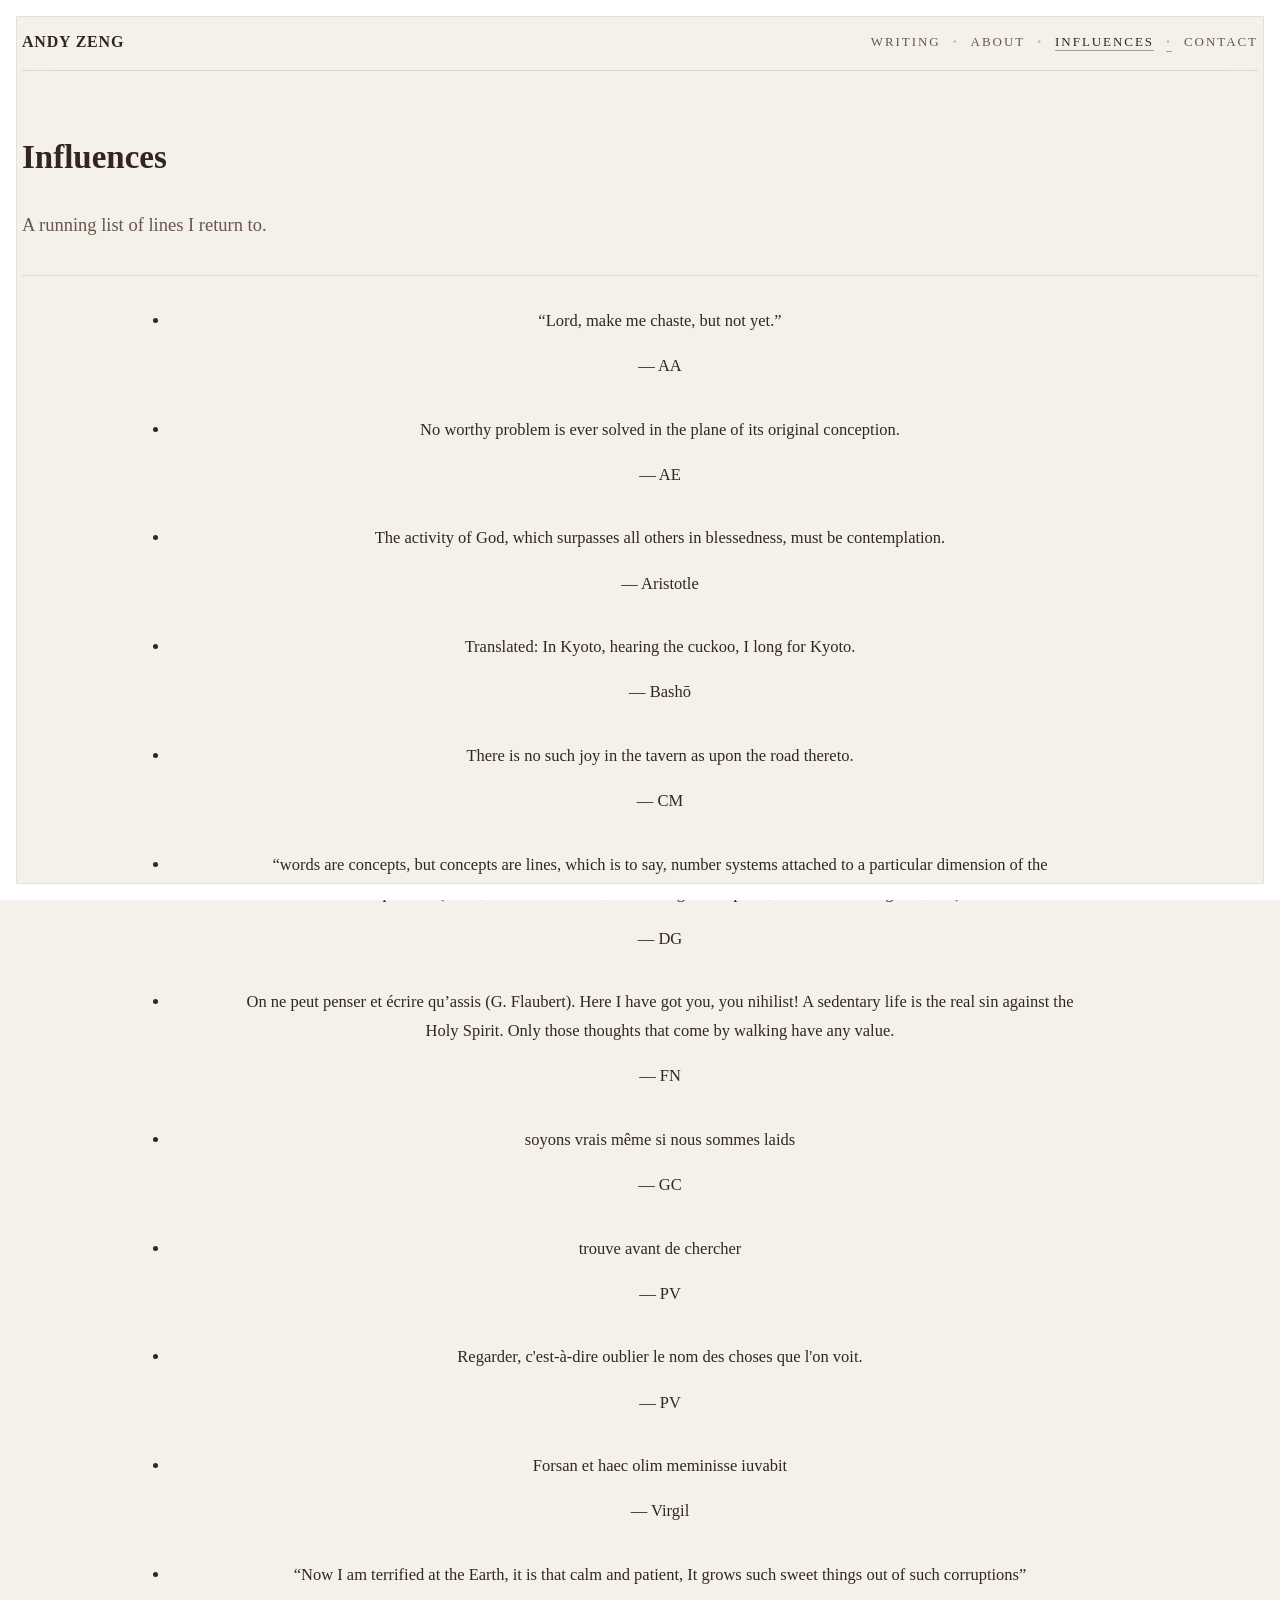
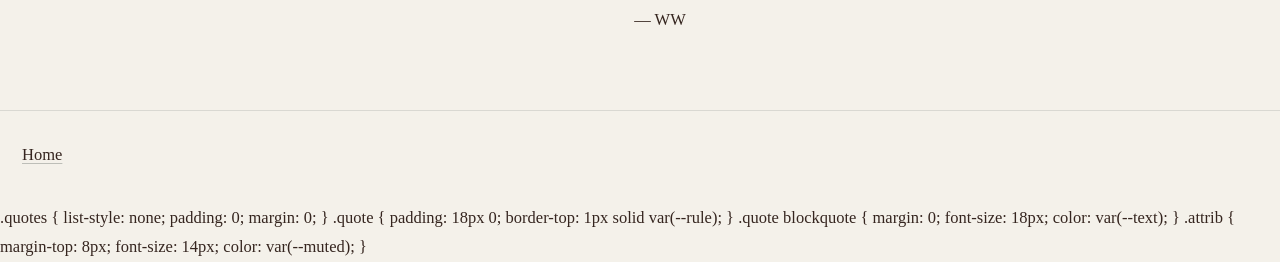
<file: Influences.html>
<!doctype html>
<html lang="en">
<head>
  <meta charset="utf-8" />
  <meta name="viewport" content="width=device-width,initial-scale=1" />
  <title>Influences — Andy Zeng</title>
  <link rel="stylesheet" href="/style.css" />
</head>
<body>
  <header class="wrap">
    <nav class="nav">
      <a class="brand" href="/">Andy Zeng</a>
      <div class="links">
        <a href="/writing.html">Writing</a>
        <a href="/about.html">About</a>
        <a class="active" href="/influences.html">Influences</a>
        <a href="mailto:youremail@example.com">Contact</a>
      </div>
    </nav>
  </header>

  <main class="wrap">
    <h1>Influences</h1>
    <p class="lede">A running list of lines I return to.</p>

    <section class="section">
      <ul class="quotes">
        <!-- Alphabetical by author tag (as provided) -->

        <li class="quote">
          <blockquote>“Lord, make me chaste, but not yet.”</blockquote>
          <div class="attrib">— AA</div>
        </li>

        <li class="quote">
          <blockquote>No worthy problem is ever solved in the plane of its original conception.</blockquote>
          <div class="attrib">— AE</div>
        </li>

        <li class="quote">
          <blockquote>The activity of God, which surpasses all others in blessedness, must be contemplation.</blockquote>
          <div class="attrib">— Aristotle</div>
        </li>

        <li class="quote">
          <blockquote>Translated: In Kyoto, hearing the cuckoo, I long for Kyoto.</blockquote>
          <div class="attrib">— Bashō</div>
        </li>

        <li class="quote">
          <blockquote>There is no such joy in the tavern as upon the road thereto.</blockquote>
          <div class="attrib">— CM</div>
        </li>

        <li class="quote">
          <blockquote>
            “words are concepts, but concepts are lines, which is to say, number systems attached to a particular dimension of the multiplicities (strata, molecular chains, lines of flight or rupture, circles of convergence, etc.).”
          </blockquote>
          <div class="attrib">— DG</div>
        </li>

        <li class="quote">
          <blockquote>
            On ne peut penser et écrire qu’assis (G. Flaubert). Here I have got you, you nihilist! A sedentary life is the real sin against the Holy Spirit. Only those thoughts that come by walking have any value.
          </blockquote>
          <div class="attrib">— FN</div>
        </li>

        <li class="quote">
          <blockquote>soyons vrais même si nous sommes laids</blockquote>
          <div class="attrib">— GC</div>
        </li>

        <li class="quote">
          <blockquote>trouve avant de chercher</blockquote>
          <div class="attrib">— PV</div>
        </li>

        <li class="quote">
          <blockquote>Regarder, c'est-à-dire oublier le nom des choses que l'on voit.</blockquote>
          <div class="attrib">— PV</div>
        </li>

        <li class="quote">
          <blockquote>Forsan et haec olim meminisse iuvabit</blockquote>
          <div class="attrib">— Virgil</div>
        </li>

        <li class="quote">
          <blockquote>“Now I am terrified at the Earth, it is that calm and patient, It grows such sweet things out of such corruptions”</blockquote>
          <div class="attrib">— WW</div>
        </li>
      </ul>
    </section>
  </main>

  <footer class="wrap footer">
    <p class="small"><a href="/">Home</a></p>
  </footer>
</body>
</html>


.quotes { list-style: none; padding: 0; margin: 0; }
.quote { padding: 18px 0; border-top: 1px solid var(--rule); }
.quote blockquote { margin: 0; font-size: 18px; color: var(--text); }
.attrib { margin-top: 8px; font-size: 14px; color: var(--muted); }
</file>
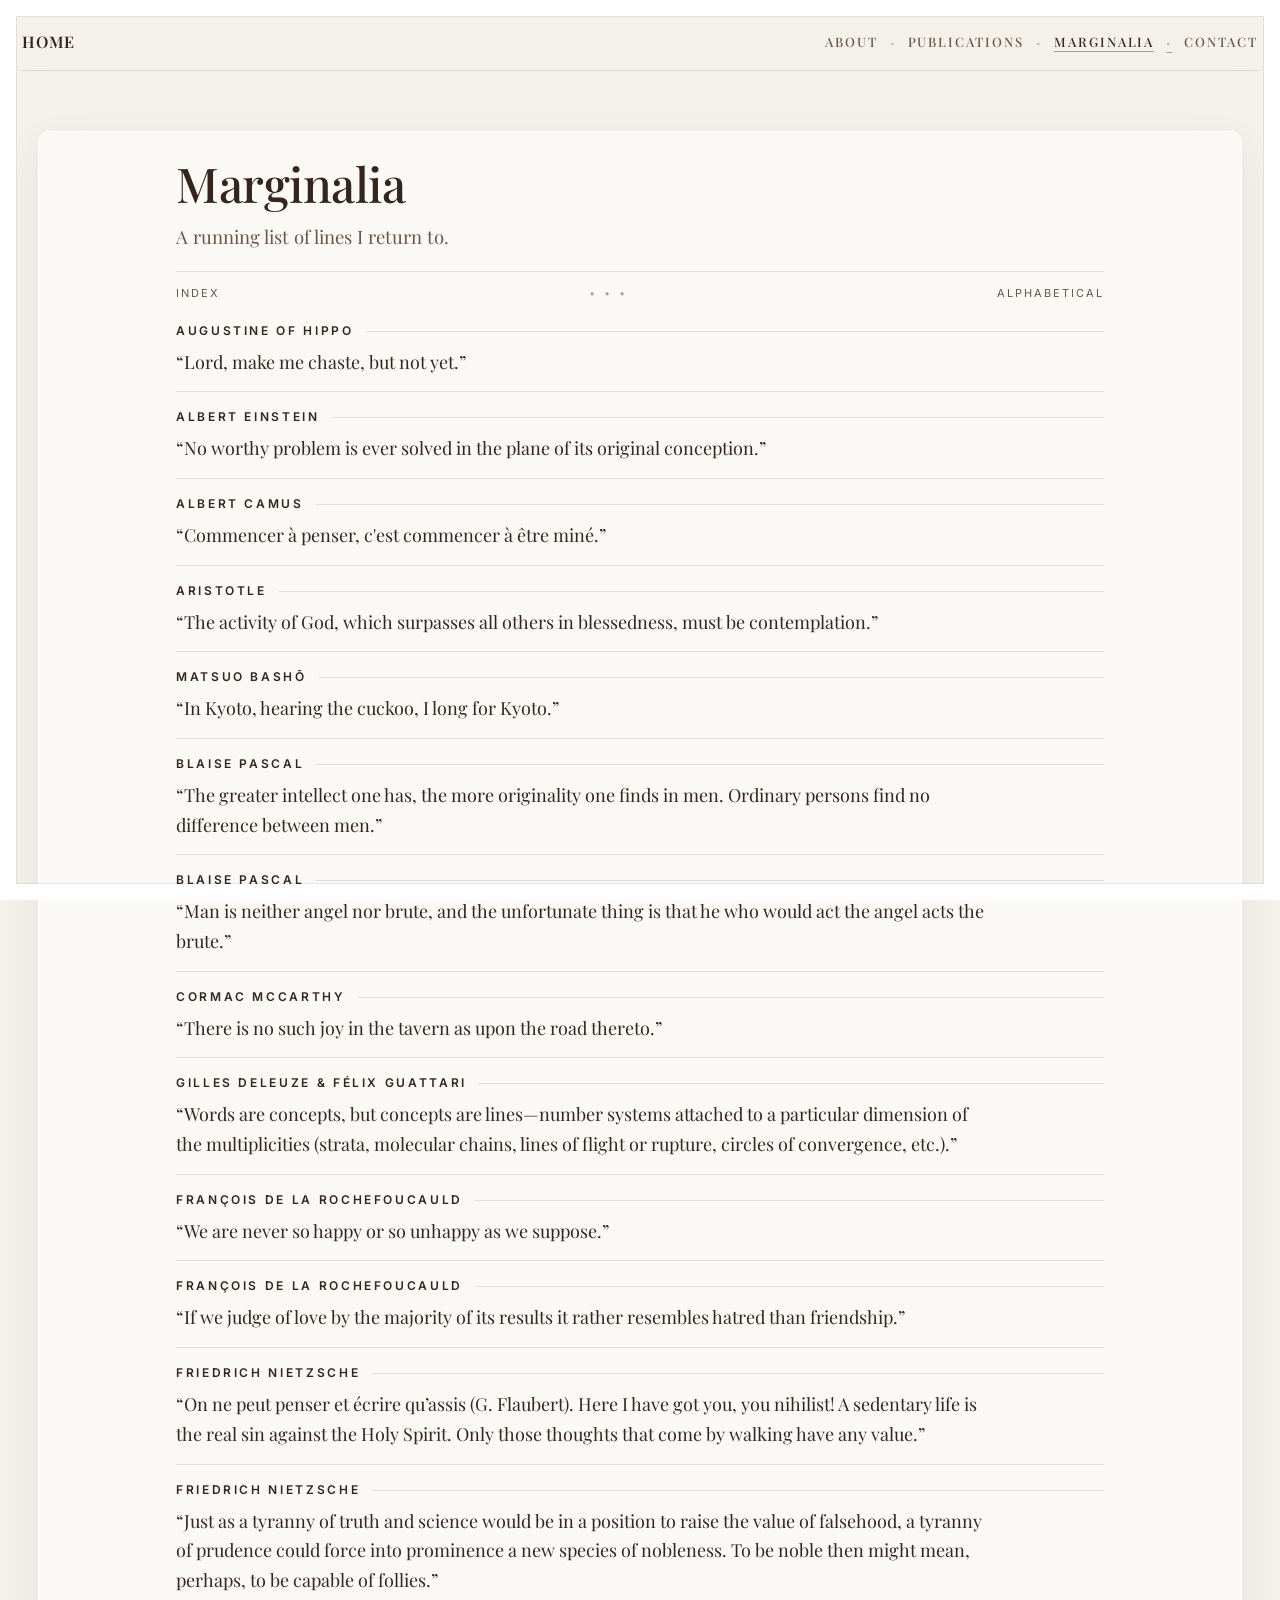
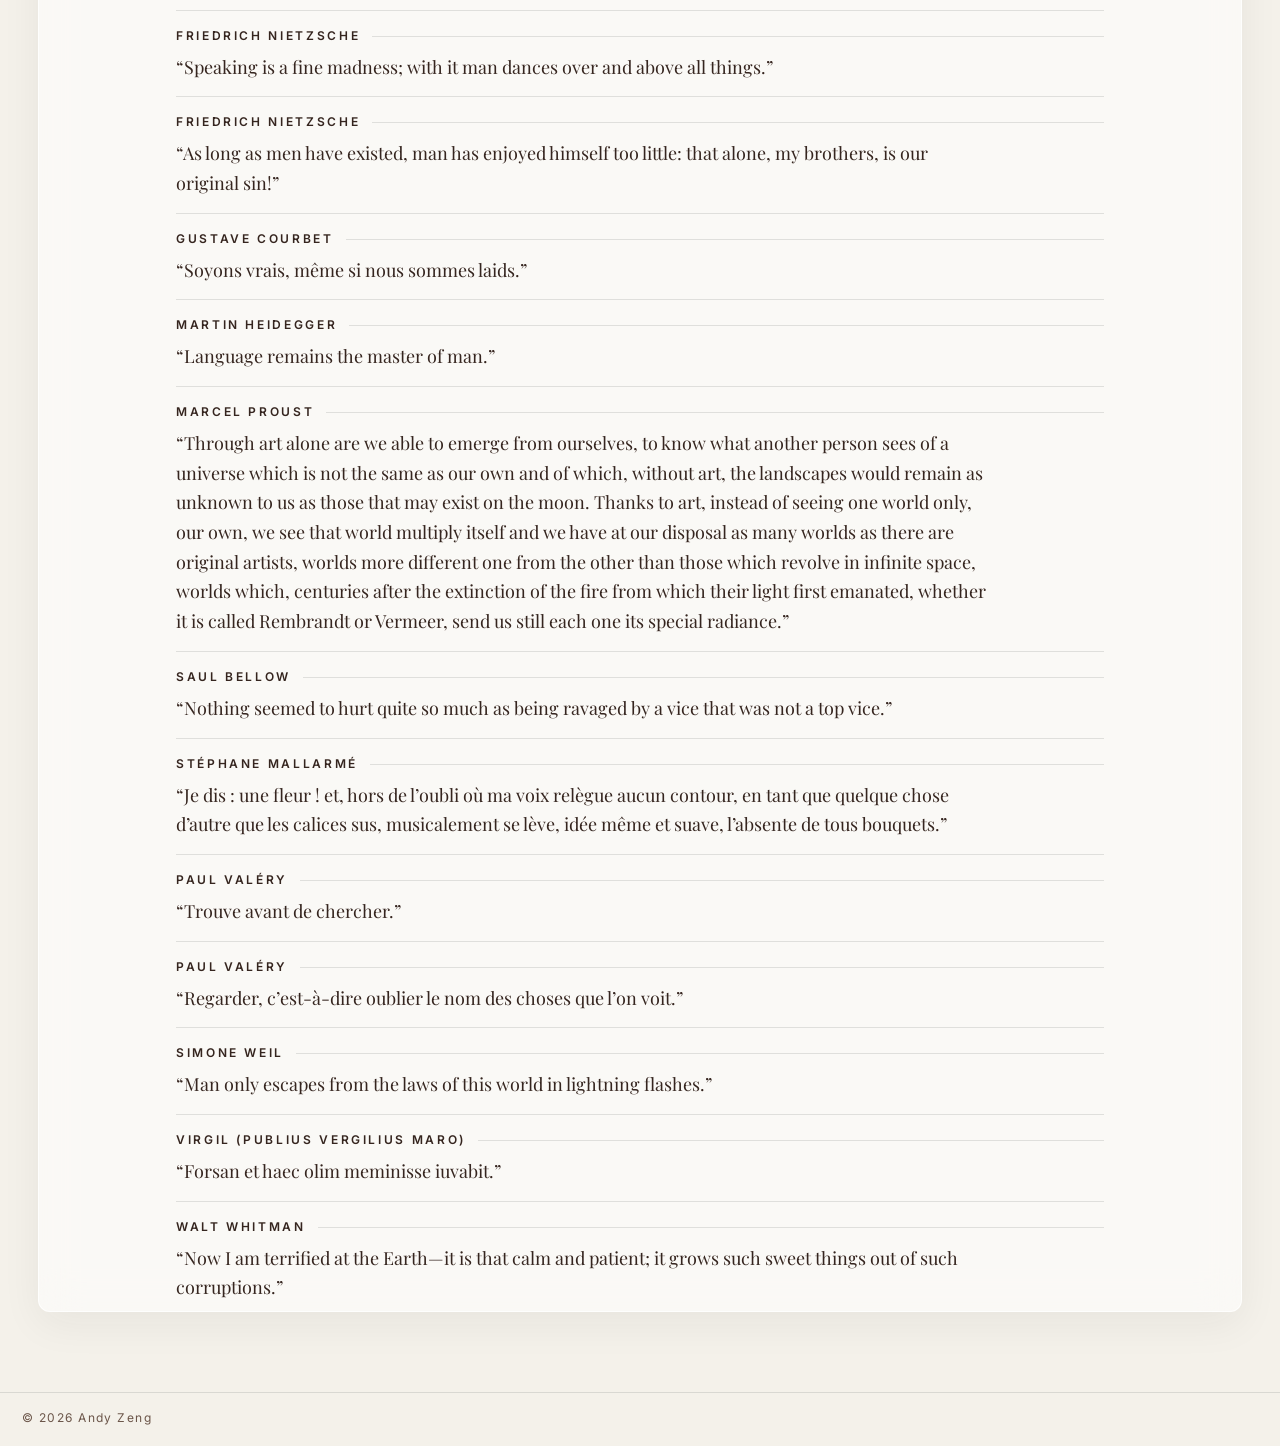
<file: influences.html>
<!doctype html>
<html lang="en">
<head>
  <meta charset="utf-8" />
  <meta name="viewport" content="width=device-width,initial-scale=1" />
  <title>Marginalia — Andy Zeng</title>
  <link rel="stylesheet" href="/style.css" />
  <link href="https://fonts.googleapis.com/css2?family=Inter:wght@400;500;600&family=Playfair+Display:ital,wght@0,400;0,600;1,400&display=swap" rel="stylesheet">
  <link rel="icon" type="image/svg+xml" href="/favicon.svg?v=4" />
</head>
<body>
  <header class="wrap">
    <nav class="nav">
      <a class="brand" href="/">HOME</a>
      <div class="links">
        <a href="/">About</a>
        <a href="/publications.html">Publications</a>
        <a class="active" href="/influences.html">Marginalia</a>
        <a href="mailto:yz5135@columbia.edu">Contact</a>
      </div>
    </nav>
  </header>

  <main class="wrap">
    <div class="panel">
      <div class="panel-inner">
        <h1 class="title">Marginalia</h1>
        <p class="lede">A running list of lines I return to.</p>

        <div class="inf-bar" aria-hidden="true">
          <span class="inf-bar__label">INDEX</span>
          <span class="inf-bar__dots">• • •</span>
          <span class="inf-bar__label">ALPHABETICAL</span>
        </div>

        <section class="influences" aria-label="Marginalia">
          <!-- AA -->
          <article class="inf" id="aa">
            <div class="inf-head">
              <span class="inf-tag"><span class="inf-initial">A</span>ugustine of <span class="inf-initial">H</span>ippo</span>
              <span class="inf-rule" aria-hidden="true"></span>
            </div>
            <blockquote class="inf-quote">“Lord, make me chaste, but not yet.”</blockquote>
          </article>

          <!-- AE -->
          <article class="inf" id="ae">
            <div class="inf-head">
              <span class="inf-tag"><span class="inf-initial">A</span>lbert <span class="inf-initial">E</span>instein</span>
              <span class="inf-rule" aria-hidden="true"></span>
            </div>
            <blockquote class="inf-quote">“No worthy problem is ever solved in the plane of its original conception.”</blockquote>
          </article>

          <!-- AC -->
          <article class="inf" id="ac">
            <div class="inf-head">
              <span class="inf-tag"><span class="inf-initial">A</span>lbert <span class="inf-initial">C</span>amus</span>
              <span class="inf-rule" aria-hidden="true"></span>
            </div>
            <blockquote class="inf-quote">
              “Commencer à penser, c'est commencer à être miné.”
            </blockquote>
          </article>

          <!-- AR -->
          <article class="inf" id="ar">
            <div class="inf-head">
              <span class="inf-tag"><span class="inf-initial">A</span>ristotle</span>
              <span class="inf-rule" aria-hidden="true"></span>
            </div>
            <blockquote class="inf-quote">“The activity of God, which surpasses all others in blessedness, must be contemplation.”</blockquote>
          </article>

          <!-- BS -->
          <article class="inf" id="bs">
            <div class="inf-head">
              <span class="inf-tag"><span class="inf-initial">M</span>atsuo <span class="inf-initial">B</span>ashō</span>
              <span class="inf-rule" aria-hidden="true"></span>
            </div>
            <blockquote class="inf-quote">“In Kyoto, hearing the cuckoo, I long for Kyoto.”</blockquote>
          </article>

          <!-- BP (1) -->
          <article class="inf" id="bp1">
            <div class="inf-head">
              <span class="inf-tag"><span class="inf-initial">B</span>laise <span class="inf-initial">P</span>ascal</span>
              <span class="inf-rule" aria-hidden="true"></span>
            </div>
            <blockquote class="inf-quote">
              “The greater intellect one has, the more originality one finds in men. Ordinary persons find no difference between men.”
            </blockquote>
          </article>

          <!-- BP (2) -->
          <article class="inf" id="bp2">
            <div class="inf-head">
              <span class="inf-tag"><span class="inf-initial">B</span>laise <span class="inf-initial">P</span>ascal</span>
              <span class="inf-rule" aria-hidden="true"></span>
            </div>
            <blockquote class="inf-quote">
              “Man is neither angel nor brute, and the unfortunate thing is that he who would act the angel acts the brute.”
            </blockquote>
          </article>

          <!-- CM -->
          <article class="inf" id="cm">
            <div class="inf-head">
              <span class="inf-tag"><span class="inf-initial">C</span>ormac <span class="inf-initial">M</span>cCarthy</span>
              <span class="inf-rule" aria-hidden="true"></span>
            </div>
            <blockquote class="inf-quote">“There is no such joy in the tavern as upon the road thereto.”</blockquote>
          </article>

          <!-- DG -->
          <article class="inf" id="dg">
            <div class="inf-head">
              <span class="inf-tag"><span class="inf-initial">G</span>illes <span class="inf-initial">D</span>eleuze &amp; <span class="inf-initial">F</span>élix <span class="inf-initial">G</span>uattari</span>
              <span class="inf-rule" aria-hidden="true"></span>
            </div>
            <blockquote class="inf-quote">
              “Words are concepts, but concepts are lines—number systems attached to a particular dimension of the multiplicities
              (strata, molecular chains, lines of flight or rupture, circles of convergence, etc.).”
            </blockquote>
          </article>

          <!-- FLR (1) -->
          <article class="inf" id="flr1">
            <div class="inf-head">
              <span class="inf-tag"><span class="inf-initial">F</span>rançois de <span class="inf-initial">L</span>a <span class="inf-initial">R</span>ochefoucauld</span>
              <span class="inf-rule" aria-hidden="true"></span>
            </div>
            <blockquote class="inf-quote">
              “We are never so happy or so unhappy as we suppose.”
            </blockquote>
          </article>

          <!-- FLR (2) -->
          <article class="inf" id="flr2">
            <div class="inf-head">
              <span class="inf-tag"><span class="inf-initial">F</span>rançois de <span class="inf-initial">L</span>a <span class="inf-initial">R</span>ochefoucauld</span>
              <span class="inf-rule" aria-hidden="true"></span>
            </div>
            <blockquote class="inf-quote">
              “If we judge of love by the majority of its results it rather resembles hatred than friendship.”
            </blockquote>
          </article>

          <!-- FN (1) -->
          <article class="inf" id="fn1">
            <div class="inf-head">
              <span class="inf-tag"><span class="inf-initial">F</span>riedrich <span class="inf-initial">N</span>ietzsche</span>
              <span class="inf-rule" aria-hidden="true"></span>
            </div>
            <blockquote class="inf-quote">
              “On ne peut penser et écrire qu’assis (G. Flaubert). Here I have got you, you nihilist! A sedentary life is the real sin against the Holy Spirit.
              Only those thoughts that come by walking have any value.”
            </blockquote>
          </article>

          <!-- FN (2) -->
          <article class="inf" id="fn2">
            <div class="inf-head">
              <span class="inf-tag"><span class="inf-initial">F</span>riedrich <span class="inf-initial">N</span>ietzsche</span>
              <span class="inf-rule" aria-hidden="true"></span>
            </div>
            <blockquote class="inf-quote">
              “Just as a tyranny of truth and science would be in a position to raise the value of falsehood, a tyranny of prudence could force into prominence a new species of nobleness. To be noble then might mean, perhaps, to be capable of follies.”
            </blockquote>
          </article>

          <!-- FN (3) -->
          <article class="inf" id="fn3">
            <div class="inf-head">
              <span class="inf-tag"><span class="inf-initial">F</span>riedrich <span class="inf-initial">N</span>ietzsche</span>
              <span class="inf-rule" aria-hidden="true"></span>
            </div>
            <blockquote class="inf-quote">
              “Speaking is a fine madness; with it man dances over and above all things.”
            </blockquote>
          </article>

          <!-- FN (4) -->
          <article class="inf" id="fn4">
            <div class="inf-head">
              <span class="inf-tag"><span class="inf-initial">F</span>riedrich <span class="inf-initial">N</span>ietzsche</span>
              <span class="inf-rule" aria-hidden="true"></span>
            </div>
            <blockquote class="inf-quote">
              “As long as men have existed, man has enjoyed himself too little: that alone, my brothers, is our original sin!”
            </blockquote>
          </article>

          <!-- GC -->
          <article class="inf" id="gc">
            <div class="inf-head">
              <span class="inf-tag"><span class="inf-initial">G</span>ustave <span class="inf-initial">C</span>ourbet</span>
              <span class="inf-rule" aria-hidden="true"></span>
            </div>
            <blockquote class="inf-quote">“Soyons vrais, même si nous sommes laids.”</blockquote>
          </article>

          <!-- MH -->
          <article class="inf" id="mh">
            <div class="inf-head">
              <span class="inf-tag"><span class="inf-initial">M</span>artin <span class="inf-initial">H</span>eidegger</span>
              <span class="inf-rule" aria-hidden="true"></span>
            </div>
            <blockquote class="inf-quote">
              “Language remains the master of man.”
            </blockquote>
          </article>

          <!-- MP -->
          <article class="inf" id="mp">
            <div class="inf-head">
              <span class="inf-tag"><span class="inf-initial">M</span>arcel <span class="inf-initial">P</span>roust</span>
              <span class="inf-rule" aria-hidden="true"></span>
            </div>
            <blockquote class="inf-quote">
              “Through art alone are we able to emerge from ourselves, to know what another person sees of a universe which is not the same as our own and of which, without art, the landscapes would remain as unknown to us as those that may exist on the moon. Thanks to art, instead of seeing one world only, our own, we see that world multiply itself and we have at our disposal as many worlds as there are original artists, worlds more different one from the other than those which revolve in infinite space, worlds which, centuries after the extinction of the fire from which their light first emanated, whether it is called Rembrandt or Vermeer, send us still each one its special radiance.”
            </blockquote>
          </article>

          <!-- SB -->
          <article class="inf" id="sb">
            <div class="inf-head">
              <span class="inf-tag"><span class="inf-initial">S</span>aul <span class="inf-initial">B</span>ellow</span>
              <span class="inf-rule" aria-hidden="true"></span>
            </div>
            <blockquote class="inf-quote">
              “Nothing seemed to hurt quite so much as being ravaged by a vice that was not a top vice.”
            </blockquote>
          </article>

          <!-- SM -->
          <article class="inf" id="sm">
            <div class="inf-head">
              <span class="inf-tag"><span class="inf-initial">S</span>téphane <span class="inf-initial">M</span>allarmé</span>
              <span class="inf-rule" aria-hidden="true"></span>
            </div>
            <blockquote class="inf-quote">
              “Je dis : une fleur ! et, hors de l’oubli où ma voix relègue aucun contour, en tant que quelque chose d’autre que les calices sus, musicalement se lève, idée même et suave, l’absente de tous bouquets.”
            </blockquote>
          </article>

          <!-- PV (1) -->
          <article class="inf" id="pv1">
            <div class="inf-head">
              <span class="inf-tag"><span class="inf-initial">P</span>aul <span class="inf-initial">V</span>aléry</span>
              <span class="inf-rule" aria-hidden="true"></span>
            </div>
            <blockquote class="inf-quote">“Trouve avant de chercher.”</blockquote>
          </article>

          <!-- PV (2) -->
          <article class="inf" id="pv2">
            <div class="inf-head">
              <span class="inf-tag"><span class="inf-initial">P</span>aul <span class="inf-initial">V</span>aléry</span>
              <span class="inf-rule" aria-hidden="true"></span>
            </div>
            <blockquote class="inf-quote">“Regarder, c’est-à-dire oublier le nom des choses que l’on voit.”</blockquote>
          </article>

          <!-- SW -->
          <article class="inf" id="sw">
            <div class="inf-head">
              <span class="inf-tag"><span class="inf-initial">S</span>imone <span class="inf-initial">W</span>eil</span>
              <span class="inf-rule" aria-hidden="true"></span>
            </div>
            <blockquote class="inf-quote">
              “Man only escapes from the laws of this world in lightning flashes.”
            </blockquote>
          </article>

          <!-- VG -->
          <article class="inf" id="vg">
            <div class="inf-head">
              <span class="inf-tag"><span class="inf-initial">V</span>irgil (<span class="inf-initial">P</span>ublius <span class="inf-initial">V</span>ergilius <span class="inf-initial">M</span>aro)</span>
              <span class="inf-rule" aria-hidden="true"></span>
            </div>
            <blockquote class="inf-quote">“Forsan et haec olim meminisse iuvabit.”</blockquote>
          </article>

          <!-- WW -->
          <article class="inf" id="ww">
            <div class="inf-head">
              <span class="inf-tag"><span class="inf-initial">W</span>alt <span class="inf-initial">W</span>hitman</span>
              <span class="inf-rule" aria-hidden="true"></span>
            </div>
            <blockquote class="inf-quote">
              “Now I am terrified at the Earth—it is that calm and patient; it grows such sweet things out of such corruptions.”
            </blockquote>
          </article>
        </section>
      </div>
    </div>
  </main>

  <footer class="wrap footer">
    <p class="foot">© <span id="y"></span> Andy Zeng</p>
  </footer>

  <script>
    document.getElementById("y").textContent = new Date().getFullYear();
  </script>
</body>
</html>
</file>
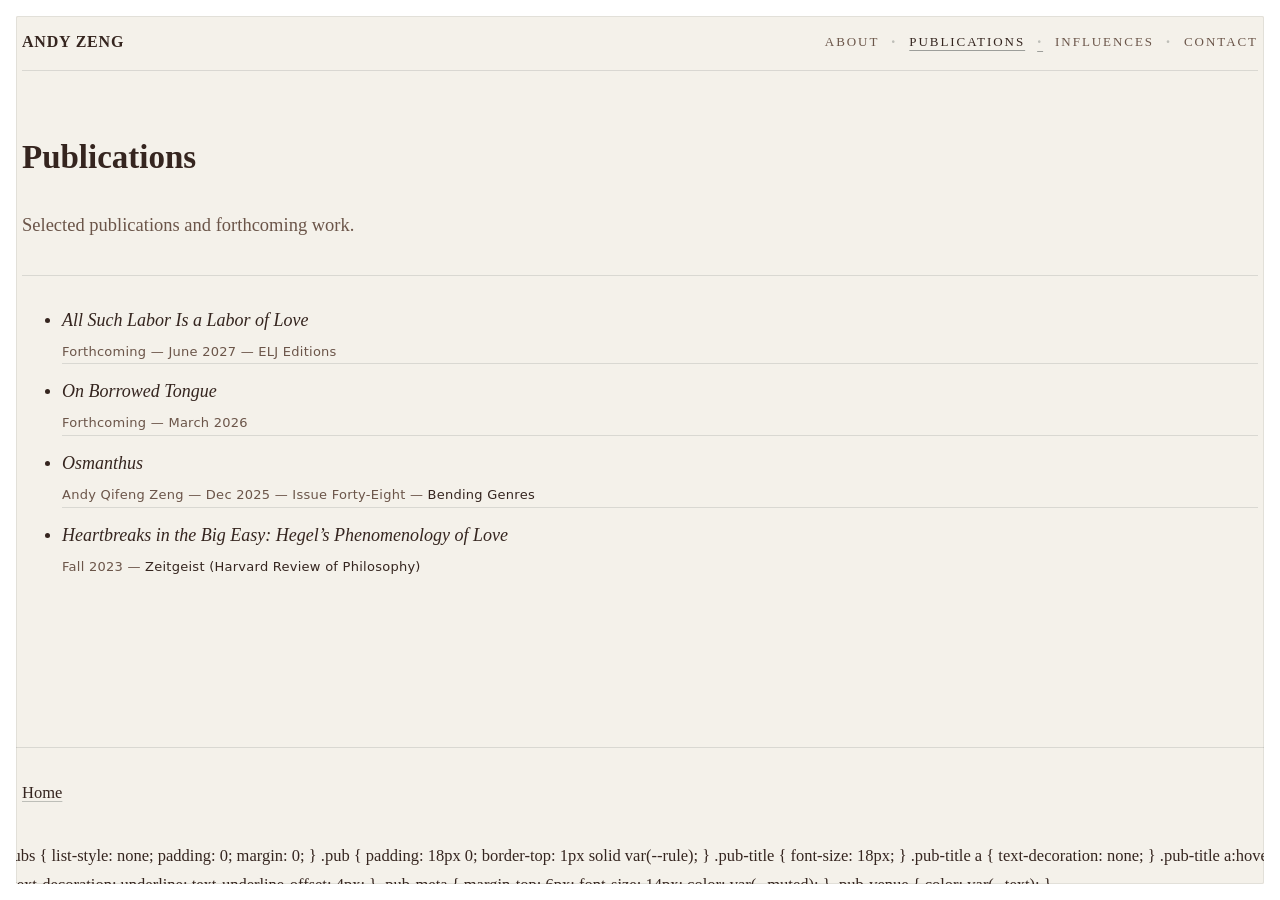
<file: Publications.html>
<!doctype html>
<html lang="en">
<head>
  <meta charset="utf-8" />
  <meta name="viewport" content="width=device-width,initial-scale=1" />
  <title>Publications — Andy Zeng</title>
  <link rel="stylesheet" href="/style.css" />
</head>
<body>
  <header class="wrap">
    <nav class="nav">
      <a class="brand" href="/">Andy Zeng</a>
      <div class="links">
        <a href="/about.html">About</a>
        <a class="active" href="/writing.html">Publications</a>
        <a href="/influences.html">Influences</a>
        <a href="mailto:youremail@example.com">Contact</a>
      </div>
    </nav>
  </header>

  <main class="wrap">
    <h1>Publications</h1>
    <p class="lede">Selected publications and forthcoming work.</p>

    <section class="section">
      <ul class="pubs">
        <li class="pub">
          <div class="pub-title"><em>All Such Labor Is a Labor of Love</em></div>
          <div class="pub-meta">Forthcoming — June 2027 — ELJ Editions</div>
        </li>

        <li class="pub">
          <div class="pub-title"><em>On Borrowed Tongue</em></div>
          <div class="pub-meta">Forthcoming — March 2026</div>
        </li>

        <li class="pub">
          <div class="pub-title">
            <a href="https://bendinggenres.com/osmanthus/" target="_blank" rel="noopener noreferrer">
              <em>Osmanthus</em>
            </a>
          </div>
          <div class="pub-meta">Andy Qifeng Zeng — Dec 2025 — Issue Forty-Eight — <span class="pub-venue">Bending Genres</span></div>
        </li>

        <li class="pub">
          <div class="pub-title">
            <a href="https://www.harvardzeitgeist.com/1-articles/heartbreak" target="_blank" rel="noopener noreferrer">
              <em>Heartbreaks in the Big Easy: Hegel’s Phenomenology of Love</em>
            </a>
          </div>
          <div class="pub-meta">Fall 2023 — <span class="pub-venue">Zeitgeist (Harvard Review of Philosophy)</span></div>
        </li>
      </ul>
    </section>
  </main>

  <footer class="wrap footer">
    <p class="small"><a href="/">Home</a></p>
  </footer>
</body>
</html>

.pubs { list-style: none; padding: 0; margin: 0; }
.pub { padding: 18px 0; border-top: 1px solid var(--rule); }
.pub-title { font-size: 18px; }
.pub-title a { text-decoration: none; }
.pub-title a:hover { text-decoration: underline; text-underline-offset: 4px; }
.pub-meta { margin-top: 6px; font-size: 14px; color: var(--muted); }
.pub-venue { color: var(--text); }
</file>
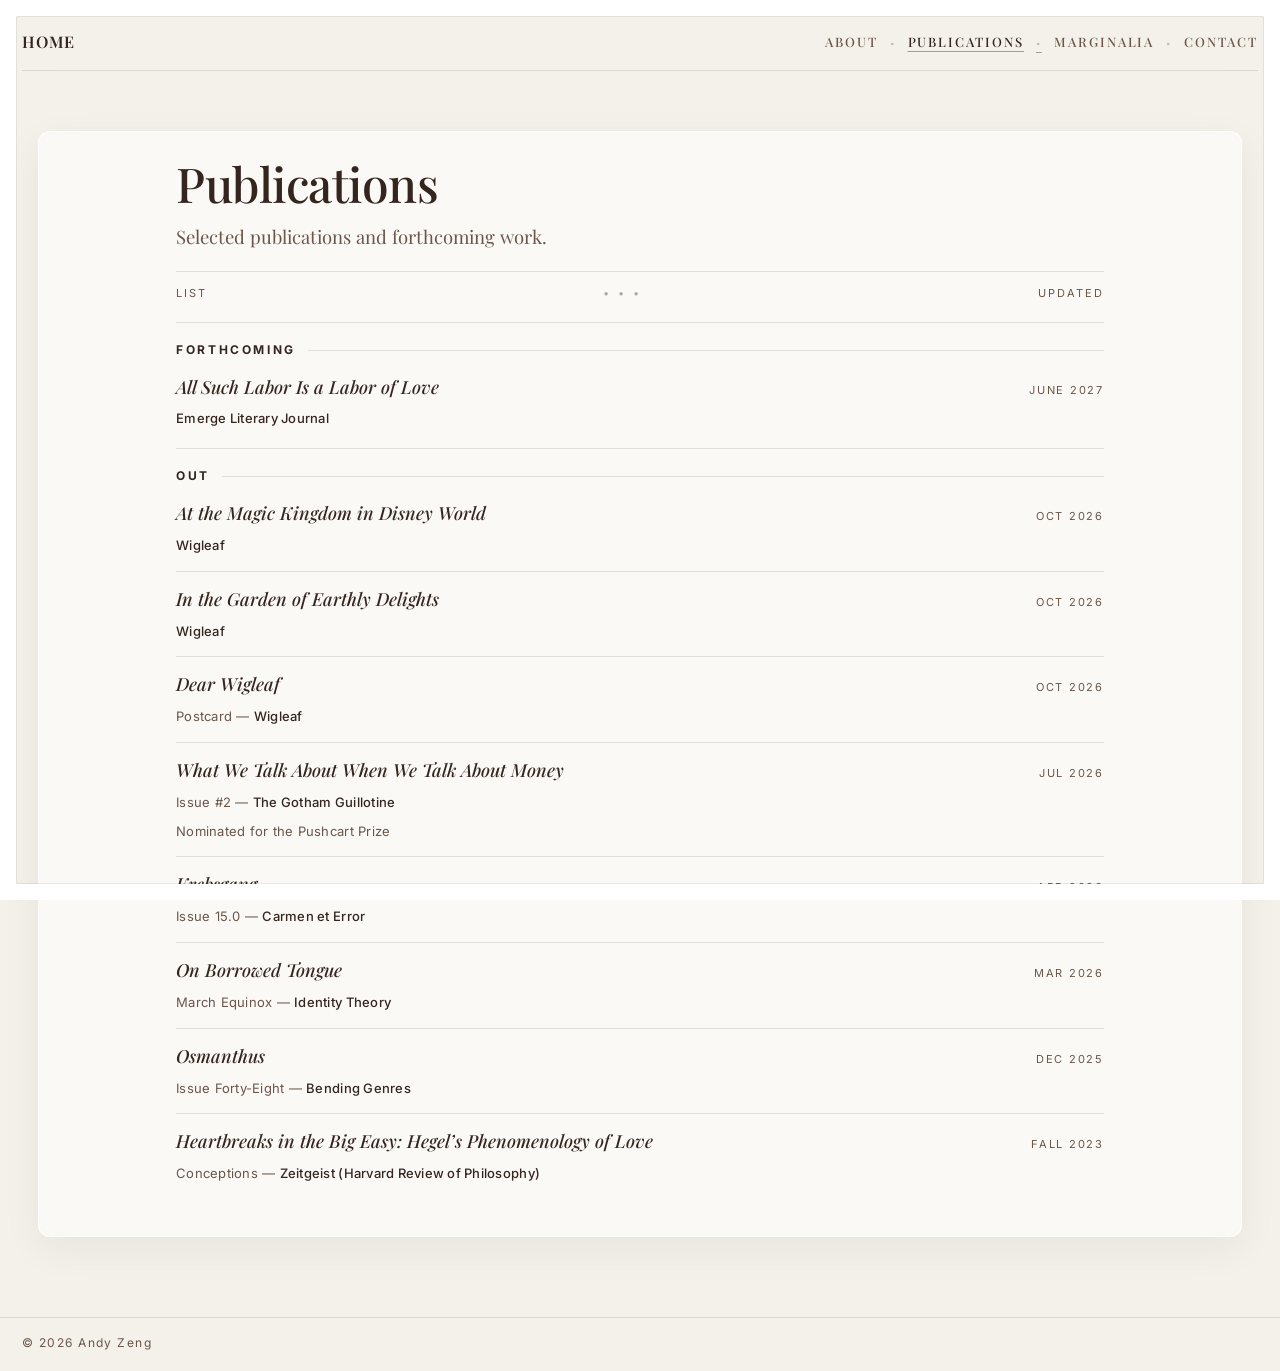
<file: publications.html>
<!doctype html>
<html lang="en">
<head>
  <meta charset="utf-8" />
  <meta name="viewport" content="width=device-width,initial-scale=1" />
  <title>Publications — Andy Zeng</title>
  <link rel="stylesheet" href="/style.css" />
  <link href="https://fonts.googleapis.com/css2?family=Inter:wght@400;500;600&family=Playfair+Display:ital,wght@0,400;0,600;1,400&display=swap" rel="stylesheet">
  <style>
    /* Give the final publication room before the panel's bottom edge. */
    .page-publications .panel-inner {
      padding-bottom: clamp(2rem, 4vw, 3.5rem);
    }
  </style>
  <link rel="icon" type="image/svg+xml" href="/favicon.svg?v=4" />
</head>
<body class="page-publications">
  <header class="wrap">
    <nav class="nav">
      <a class="brand" href="/">HOME</a>
      <div class="links">
        <a href="/">About</a>
        <a class="active" href="/publications.html">Publications</a>
        <a href="/influences.html">Marginalia</a>
        <a href="mailto:yz5135@columbia.edu">Contact</a>
      </div>
    </nav>
  </header>

  <main class="wrap">
    <div class="panel">
      <div class="panel-inner">
        <h1 class="title">Publications</h1>
        <p class="lede">Selected publications and forthcoming work.</p>

        <div class="inf-bar" aria-hidden="true">
          <span class="inf-bar__label">LIST</span>
          <span class="inf-bar__dots">• • •</span>
          <span class="inf-bar__label">UPDATED</span>
        </div>

        <!-- Forthcoming -->
        <section class="pub-section" aria-label="Forthcoming">
          <div class="pub-section__head">
            <span class="pub-section__tag">Forthcoming</span>
            <span class="pub-section__rule" aria-hidden="true"></span>
          </div>

          <div class="pub-list">
            <article class="pub" id="labor">
              <div class="pub-head">
                <div class="pub-title">
                  <em>All Such Labor Is a Labor of Love</em>
                </div>
                <div class="pub-date">June 2027</div>
              </div>
              <div class="pub-meta">
                <span class="pub-venue">Emerge Literary Journal</span>
              </div>
            </article>
          </div>
        </section>

        <!-- Out -->
        <section class="pub-section" aria-label="Out">
          <div class="pub-section__head">
            <span class="pub-section__tag">Out</span>
            <span class="pub-section__rule" aria-hidden="true"></span>
          </div>

          <div class="pub-list">
            <article class="pub" id="magic-kingdom">
              <div class="pub-head">
                <div class="pub-title">
                  <a href="https://wigleaf.com/202610magic.htm" target="_blank" rel="noopener noreferrer">
                    <em>At the Magic Kingdom in Disney World</em>
                  </a>
                </div>
                <div class="pub-date">Oct 2026</div>
              </div>
              <div class="pub-meta">
                <span class="pub-venue">Wigleaf</span>
              </div>
            </article>

            <article class="pub" id="garden">
              <div class="pub-head">
                <div class="pub-title">
                  <a href="https://wigleaf.com/202610garden.htm" target="_blank" rel="noopener noreferrer">
                    <em>In the Garden of Earthly Delights</em>
                  </a>
                </div>
                <div class="pub-date">Oct 2026</div>
              </div>
              <div class="pub-meta">
                <span class="pub-venue">Wigleaf</span>
              </div>
            </article>

            <article class="pub" id="dear-wigleaf">
              <div class="pub-head">
                <div class="pub-title">
                  <a href="https://wigleaf.com/202610aqzdw.htm" target="_blank" rel="noopener noreferrer">
                    <em>Dear Wigleaf</em>
                  </a>
                </div>
                <div class="pub-date">Oct 2026</div>
              </div>
              <div class="pub-meta">
                Postcard — <span class="pub-venue">Wigleaf</span>
              </div>
            </article>

            <article class="pub" id="money">
              <div class="pub-head">
                <div class="pub-title">
                  <a href="https://gothamguillotine.com/2026/07/15/what-we-talk-about-when-we-talk-about-money/" target="_blank" rel="noopener noreferrer">
                    <em>What We Talk About When We Talk About Money</em>
                  </a>
                </div>
                <div class="pub-date">Jul 2026</div>
              </div>
              <div class="pub-meta">
                Issue #2 — <span class="pub-venue">The Gotham Guillotine</span>
              </div>
              <div class="pub-meta">
                Nominated for the Pushcart Prize
              </div>
            </article>

            <article class="pub" id="krebsgang">
              <div class="pub-head">
                <div class="pub-title">
                  <a href="https://carmenerror.com/?page_id=652" target="_blank" rel="noopener noreferrer">
                    <em>Krebsgang</em>
                  </a>
                </div>
                <div class="pub-date">Apr 2026</div>
              </div>
              <div class="pub-meta">
                Issue 15.0 — <span class="pub-venue">Carmen et Error</span>
              </div>
            </article>

            <article class="pub" id="borrowed">
              <div class="pub-head">
                <div class="pub-title">
                  <a href="https://www.identitytheory.com/on-borrowed-tongue/" target="_blank" rel="noopener noreferrer">
                    <em>On Borrowed Tongue</em>
                  </a>
                </div>
                <div class="pub-date">Mar 2026</div>
              </div>
              <div class="pub-meta">
                March Equinox — <span class="pub-venue">Identity Theory</span>
              </div>
            </article>

            <article class="pub" id="osmanthus">
              <div class="pub-head">
                <div class="pub-title">
                  <a href="https://bendinggenres.com/osmanthus/" target="_blank" rel="noopener noreferrer">
                    <em>Osmanthus</em>
                  </a>
                </div>
                <div class="pub-date">Dec 2025</div>
              </div>
              <div class="pub-meta">
                Issue Forty-Eight — <span class="pub-venue">Bending Genres</span>
              </div>
            </article>

            <article class="pub" id="zeitgeist">
              <div class="pub-head">
                <div class="pub-title">
                  <a href="https://www.harvardzeitgeist.com/1-articles/heartbreak" target="_blank" rel="noopener noreferrer">
                    <em>Heartbreaks in the Big Easy: Hegel’s Phenomenology of Love</em>
                  </a>
                </div>
                <div class="pub-date">Fall 2023</div>
              </div>
              <div class="pub-meta">
                Conceptions — <span class="pub-venue">Zeitgeist (Harvard Review of Philosophy)</span>
              </div>
            </article>
          </div>
        </section>
      </div>
    </div>
  </main>

  <footer class="wrap footer">
    <p class="foot">© <span id="y"></span> Andy Zeng</p>
  </footer>

  <script>
    document.getElementById("y").textContent = new Date().getFullYear();
  </script>
</body>
</html>
</file>
<file: style.css>
:root {
  /* Page background - Very light, warm beige/cream */
  --bg: #f4f1ea;

  /* Deep, dark greenish-black text */
  --text: #35251f;
  --muted: #6b5549;

  /* Lines & Borders (using the dark green tone) */
  --rule: rgba(26, 36, 33, 0.12);

  /* Translucent glass panel (frosted white to sit on the beige) */
  --panel: rgba(255, 255, 255, 0.55);
  --panel-border: rgba(255, 255, 255, 0.8);

  /* Layout */
  --max: 980px;

  /* Premium Typography */
  --serif: 'Playfair Display', ui-serif, Garamond, "EB Garamond", Georgia, serif;
  --sans: 'Inter', ui-sans-serif, system-ui, -apple-system, "Segoe UI", Roboto, Helvetica, Arial, sans-serif;

  /* Frame (white mat) */
  --frame: 16px;
  --frame-color: rgba(26, 36, 33, 0.08);
}

* { box-sizing: border-box; }

html, body {
  margin: 0;
  padding: 0;
  color: var(--text);
}

/* Thick white mat */
body {
  min-height: 100dvh;
  margin: 0;
  background: var(--bg);

  font: 16.5px/1.75 var(--serif);
  -webkit-font-smoothing: antialiased;
  -moz-osx-font-smoothing: grayscale;
  text-rendering: optimizeLegibility;

  display: flex;
  flex-direction: column;
}

/* The white frame is now a fixed border that sits ON TOP of the page */
body::before {
  content: "";
  position: fixed;
  inset: 0;
  border: var(--frame) solid #ffffff;
  pointer-events: none;
  z-index: 9999; /* Keeps the white mat above everything */
}

/* Optional inner hairline at the mat edge */
body::after {
  content: "";
  position: fixed;
  inset: var(--frame);
  border: 1px solid var(--frame-color);
  pointer-events: none;
  z-index: 9999;
  border-radius: 2px;
}

/* Wrap + safe areas for iOS notch/home indicator */
.wrap {
  max-width: none;
  margin: 0;
  padding:
    18px
    calc(22px + env(safe-area-inset-right))
    18px
    calc(22px + env(safe-area-inset-left));
}

.nav {
  position: sticky;
  top: calc(var(--frame) + env(safe-area-inset-top));
  z-index: 50;

  display: flex;
  align-items: center;
  justify-content: space-between;
  flex-wrap: nowrap; /* FIX: Forces everything onto 1 row */
  gap: 20px;

  padding: 10px 0 14px;
  margin: 0;

  border-bottom: 1px solid var(--rule);
  background: rgba(244, 241, 234, 0.85); 

  backdrop-filter: blur(12px);
  -webkit-backdrop-filter: blur(12px);

  /* FIX: Allows horizontal scrolling on narrow mobile screens */
  overflow-x: auto;
  -webkit-overflow-scrolling: touch;
  scrollbar-width: none; /* Hides scrollbar in Firefox */
}

/* Hides scrollbar in Chrome/Safari/Edge */
.nav::-webkit-scrollbar {
  display: none;
}

.brand {
  font-family: var(--serif);
  font-size: 16px;
  text-decoration: none;
  color: var(--text);
  font-weight: 600;
  letter-spacing: 0.05em;
  text-transform: uppercase;
  transition: all 0.3s ease;
  flex-shrink: 0; /* Prevents HOME from squishing */
}

.brand:hover {
  text-shadow: 0 0 12px rgba(26, 36, 33, 0.15);
}

.links {
  display: flex;
  flex-wrap: nowrap; /* FIX: Forces links onto 1 row */
  align-items: center;
  justify-content: flex-end;
  flex: 1;
}

.links a {
  text-decoration: none;
  color: var(--muted);
  font-family: var(--serif);
  font-size: 13px; /* Slightly smaller to help fit on mobile */
  letter-spacing: 0.15em;
  text-transform: uppercase;
  font-weight: 500;
  transition: color 0.3s ease, text-shadow 0.3s ease;
  white-space: nowrap; /* FIX: Prevents words from breaking in half */
  display: flex;
  align-items: center;
}

/* FIX: The tiny dividers between links */
.links a:not(:last-child)::after {
  content: "·"; /* Tiny dot */
  font-weight: bold;
  color: rgba(26, 36, 33, 0.25);
  margin: 0 12px; /* Spacing on left and right of the dot */
  font-size: 16px;
}

.links a:hover { 
  color: var(--text); 
  text-shadow: 0 0 12px rgba(26, 36, 33, 0.15);
}

.links a.active {
  color: var(--text);
  text-decoration: underline;
  text-decoration-color: rgba(26, 36, 33, 0.4);
  text-underline-offset: 4px;
}

/* Keep header/footer from stretching */
header.wrap, footer.wrap { flex: 0 0 auto; }

/* Let main take remaining height */
main.wrap {
  flex: 1 1 auto;
  display: flex;
  flex-direction: column;
}

.panel {
  margin-top: 24px; 
  margin-left: 16px;
  margin-right: 16px;
  margin-bottom: calc(var(--frame) + env(safe-area-inset-bottom) + 24px);
  
  border: 1px solid var(--panel-border);
  background: var(--panel);
  
  backdrop-filter: blur(20px);
  -webkit-backdrop-filter: blur(20px);
  box-shadow: 0 12px 40px rgba(26, 36, 33, 0.06);
  border-radius: 12px;

  flex: 1 1 auto;
  min-height: 0;
}

/* inner container keeps typography centered even when panel is full-bleed */
.panel-inner {
  max-width: var(--max);
  margin: 0 auto;
  padding: 26px 26px 8px;
}

.title {
  margin: 0 0 12px;
  font-size: 48px;
  line-height: 1.06;
  font-weight: 500;
  letter-spacing: -0.01em;
  color: #35251f;
}

.lede {
  margin: 0 0 18px;
  color: var(--muted);
  font-size: 18.5px;
  max-width: 62ch;
}

/* stacked hierarchy */
.section {
  margin-top: 16px;
  padding-top: 14px;
  border-top: 1px solid var(--rule);
}

.panel-inner .section:last-of-type {
  padding-bottom: 0;
  margin-bottom: 10px;
}

.panel-inner + .art {
  border-top: none !important;
}

h2 {
  margin: 0 0 10px;
  font-family: var(--sans);
  font-size: 12px;
  letter-spacing: 0.22em;
  text-transform: uppercase;
  color: var(--text);
  font-weight: 700;
}

.meta {
  margin: 0;
  font-family: var(--sans);
  font-size: 13.5px;
  color: var(--muted);
  letter-spacing: 0.02em;
}

/* --- ART --- */
.art {
  margin: 0;
  padding: 18px 22px 22px;
}

/* Glossy Frame */
.art-frame {
  width: min(760px, 100%);
  margin: 0 auto;

  background: rgba(255, 255, 255, 0.7);
  padding: 10px;
  border: 1px solid #ffffff;
  border-radius: 8px;
  box-shadow: 0 12px 32px rgba(26, 36, 33, 0.08);
}

.art-img {
  display: block;
  width: 100%;
  height: auto;
  max-width: 100%;
  max-height: 280px;
  object-fit: cover;
  object-position: center 62%;
  border: 1px solid rgba(26, 36, 33, 0.08);
  border-radius: 4px;
}

.art-cap {
  margin: 8px 0 0;
  padding: 0;
  text-align: center;

  font-family: var(--sans);
  font-size: 11.5px;
  color: var(--muted);
  letter-spacing: 0.14em;
  text-transform: uppercase;
  font-weight: 500;
}

/* Links */
a {
  color: inherit;
  text-decoration-color: rgba(26, 36, 33, 0.25);
  text-underline-offset: 3px;
  transition: all 0.3s ease;
}

a:hover {
  text-decoration-color: rgba(26, 36, 33, 0.8);
  color: var(--text);
}

/* Footer */
.footer {
  margin-top: 22px;
  padding-top: 14px;
  border-top: 1px solid var(--rule);
}

.foot {
  margin: 0;
  font-family: var(--sans);
  font-size: 12px;
  letter-spacing: 0.12em;
  color: var(--muted);
}

/* Responsive */
@media (max-width: 720px) {
  :root { --frame: 22px; }
  .panel-inner { padding: 22px 18px 8px; }
  .title { font-size: 42px; }
  .art { padding: 16px 18px 20px; }
  .art-img { max-height: 240px; }
}

/* --- Influences page components --- */
.inf-bar {
  display: flex;
  align-items: center;
  justify-content: space-between;
  gap: 14px;
  padding: 12px 0 0;
  margin: 6px 0 18px;
  border-top: 1px solid var(--rule);
  color: var(--muted);
  font-family: var(--sans);
  font-size: 11px;
  letter-spacing: 0.18em;
  text-transform: uppercase;
}

.inf-bar__dots {
  letter-spacing: 0.28em;
  opacity: 0.5;
}

.influences {
  display: grid;
  grid-template-columns: 1fr;
  gap: 14px;
}

.inf {
  padding: 16px 0 0;
  border-top: 1px solid var(--rule);
}

.inf:first-child {
  border-top: none;
  padding-top: 0;
}

.inf-head {
  display: flex;
  align-items: baseline;
  gap: 12px;
  margin-bottom: 8px;
}

.inf-tag {
  font-family: var(--sans);
  font-size: 12px;
  line-height: 1.5;
  letter-spacing: 0.22em;
  text-transform: uppercase;
  color: var(--text);
  font-weight: 600;
}

.inf-initial {
  font-size: inherit;
}

.inf-attribution {
  font-size: 0.8em;
  font-weight: 400;
}

.inf-rule {
  flex: 1;
  height: 1px;
  background: var(--rule);
  transform: translateY(-3px);
}

.inf-meta {
  font-family: var(--sans);
  font-size: 11px;
  letter-spacing: 0.16em;
  text-transform: uppercase;
  color: var(--muted);
}

.inf-quote {
  margin: 0;
  font-size: 18px;
  line-height: 1.65;
  color: var(--text);
  max-width: 74ch;
}

@media (max-width: 720px) {
  .inf-quote { font-size: 16.5px; }
}

/* --- Publications page components --- */
.pub-section {
  margin-top: 18px;
}

.pub-section__head {
  display: flex;
  align-items: baseline;
  gap: 12px;
  padding-top: 16px;
  border-top: 1px solid var(--rule);
  margin-top: 18px;
}

.pub-section:first-of-type .pub-section__head {
  margin-top: 0;
}

.pub-section__tag {
  font-family: var(--sans);
  font-size: 12px;
  letter-spacing: 0.22em;
  text-transform: uppercase;
  color: var(--text);
  font-weight: 700;
}

.pub-section__rule {
  flex: 1;
  height: 1px;
  background: var(--rule);
  transform: translateY(-3px);
}

.pub-list {
  display: grid;
  grid-template-columns: 1fr;
  gap: 14px;
  margin-top: 14px;
}

.pub {
  padding-top: 14px;
  border-top: 1px solid var(--rule);
}

.pub:first-child {
  border-top: none;
  padding-top: 0;
}

.pub-head {
  display: flex;
  align-items: baseline;
  justify-content: space-between;
  gap: 18px;
}

.pub-title {
  font-size: 18px;
  line-height: 1.55;
  color: var(--text);
  max-width: 70ch;
  font-weight: 500;
}

.pub-title a {
  text-decoration: none;
}

.pub-title a:hover {
  text-decoration: underline;
  text-decoration-color: rgba(26, 36, 33, 0.4);
  text-underline-offset: 3px;
}

.pub-date {
  font-family: var(--sans);
  font-size: 11px;
  letter-spacing: 0.16em;
  text-transform: uppercase;
  color: var(--muted);
  white-space: nowrap;
}

.pub-meta {
  margin-top: 6px;
  font-family: var(--sans);
  font-size: 13px;
  color: var(--muted);
  letter-spacing: 0.02em;
}

.pub-venue {
  color: var(--text);
  font-weight: 500;
}

@media (max-width: 720px) {
  .pub-head { flex-direction: column; align-items: flex-start; gap: 6px; }
  .pub-date { white-space: normal; }
  .pub-title { font-size: 16.5px; }
}

/* Accent only the middle name; preserve the original type and sizing. */
.hero-heading .name-accent {
  color: #866b4d;
}

/* Fine engraved lines and a small, symmetrical book ornament. */
.gothic-rule {
  display: flex;
  align-items: center;
  justify-content: center;
  gap: 12px;
  height: 34px;
  margin: 18px 0 14px;
  color: #866b4d;
}

.gothic-rule::before,
.gothic-rule::after {
  content: "";
  flex: 1;
  height: 1px;
}

.gothic-rule::before {
  background: linear-gradient(to right, transparent, rgba(134, 107, 77, 0.4));
}

.gothic-rule::after {
  background: linear-gradient(to left, transparent, rgba(134, 107, 77, 0.4));
}

.gothic-rule svg {
  display: block;
  flex: 0 0 auto;
  width: 180px;
  max-width: 60%;
  height: 34px;
}

/* Left-aligned indented epigraph */
/* Centered epigraph with quotation marks and first-line indent */
.quote {
  max-width: var(--max);
  margin: 0 auto;
  padding: 0 26px 18px;
  text-align: center;
}

.quote--after {
  padding-top: 14px;
}

.quote-text {
  position: relative;
  margin: 0 auto;
  padding: 18px 26px 16px;
  max-width: 72rem;
  font-size: 16.75px;
  line-height: 1.9;
  color: var(--text);
  letter-spacing: 0.01em;
  text-wrap: pretty;
  text-align: center;
  text-indent: 2em;
}

.quote-text::before,
.quote-text::after {
  position: absolute;
  font-family: var(--serif);
  font-size: 64px;
  line-height: 1;
  color: rgba(26, 36, 33, 0.12);
  pointer-events: none;
}

.quote-text::before {
  content: "“";
  left: 6px;
  top: 0;
}

.quote-text::after {
  content: "”";
  right: 6px;
  bottom: -8px;
}

.quote-attrib {
  margin: 10px 0 0;
  font-family: var(--sans);
  font-size: 11px;
  letter-spacing: 0.18em;
  text-transform: uppercase;
  color: var(--muted);
  text-align: center;
  font-weight: 500;
}
.art-break {
  max-width: var(--max);
  margin: 16px auto;
  height: 1px;
  background: linear-gradient(
    to right,
    transparent 0%,
    rgba(26, 36, 33, 0.05) 10%,
    rgba(26, 36, 33, 0.15) 50%,
    rgba(26, 36, 33, 0.05) 90%,
    transparent 100%
  );
}

/* Mobile adjustments */
@media (max-width: 600px) {
  .panel h1 {
    font-size: 1.75rem; 
    letter-spacing: -0.02em; 
  }
}

header a, 
nav a {
  font-family: inherit; 
}

/* --- Home hero (cleaned) --- */
/* --- Home hero (centered) --- */
/* --- Home hero (centered only for name + bio) --- */
/* --- Home hero (centered only for name + bio) --- */
.hero {
  display: block;
}

.hero-top {
  display: flex;
  flex-direction: column;
  align-items: center;
  gap: 1.25rem;
  margin-bottom: 2rem;
}

.hero-photo {
  width: 220px;
  display: flex;
  justify-content: center;
  align-items: center;
  margin: 0 auto;
}

.headshot {
  display: block;
  width: 220px;
  height: 220px;
  object-fit: cover;
  object-position: center 30%;
  border-radius: 50%;
  border: 6px solid #ffffff;
  box-shadow: 0 10px 25px rgba(26, 36, 33, 0.12), 0 0 0 1px rgba(0,0,0,0.02) inset;
  cursor: pointer;
  transition: transform 0.4s cubic-bezier(0.175, 0.885, 0.32, 1.275), box-shadow 0.4s ease;
}

.headshot:hover {
  transform: translateY(-6px) scale(1.03);
  box-shadow: 0 18px 40px rgba(26, 36, 33, 0.18), 0 0 0 1px rgba(0,0,0,0.02) inset;
}

.hero-heading {
  width: 100%;
  min-width: 0;
  text-align: center;
}

.hero-heading .title {
  margin: 0;
  text-align: center;
}

.hero-heading .gothic-rule {
  margin-top: 1rem;
}

.hero-bio {
  max-width: 48rem;
  margin: 0 auto;
  text-align: center;
}

.hero-bio .lede {
  color: #000;
  margin-left: auto;
  margin-right: auto;
}

@media (max-width: 900px) {
  .hero-photo {
    width: 180px;
  }

  .headshot {
    width: 180px;
    height: 180px;
  }

  .hero-bio {
    max-width: none;
  }
}

  .headshot {
    width: 180px;
    height: 180px;
  }
</file>
